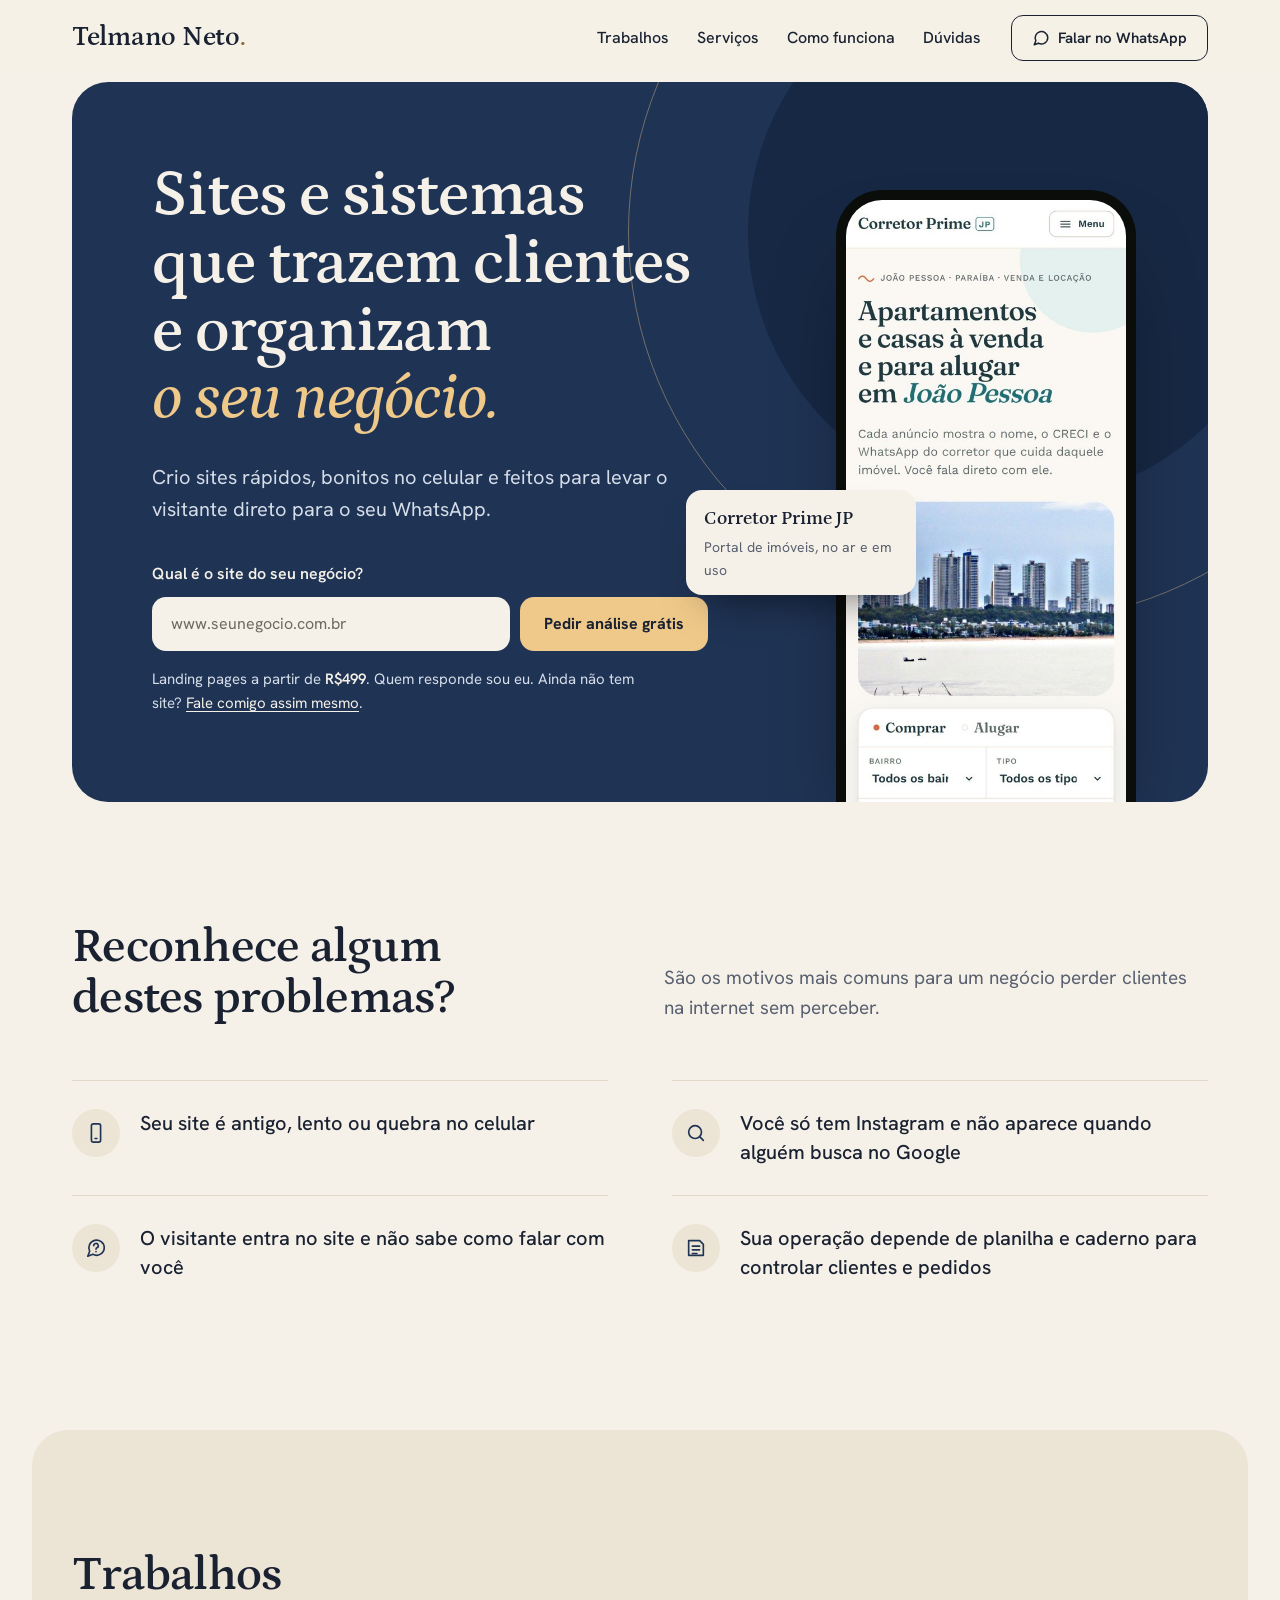
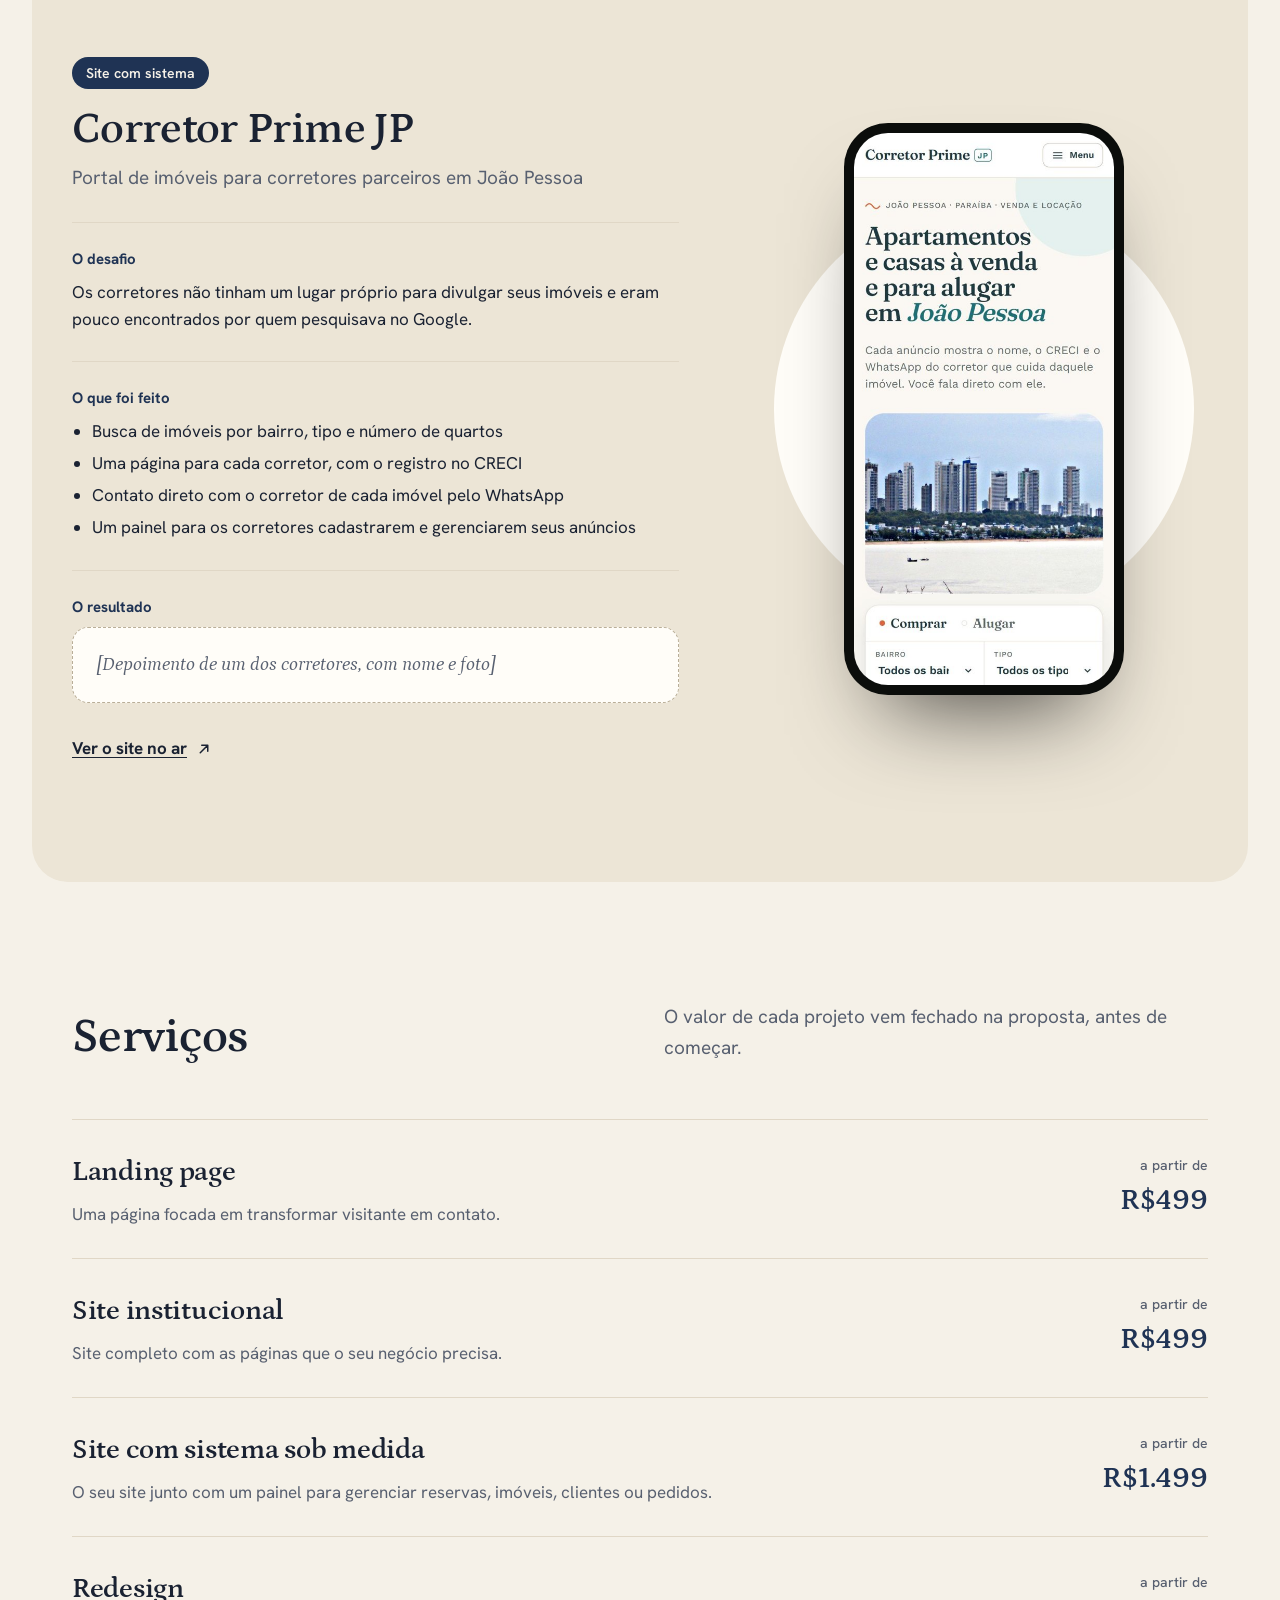
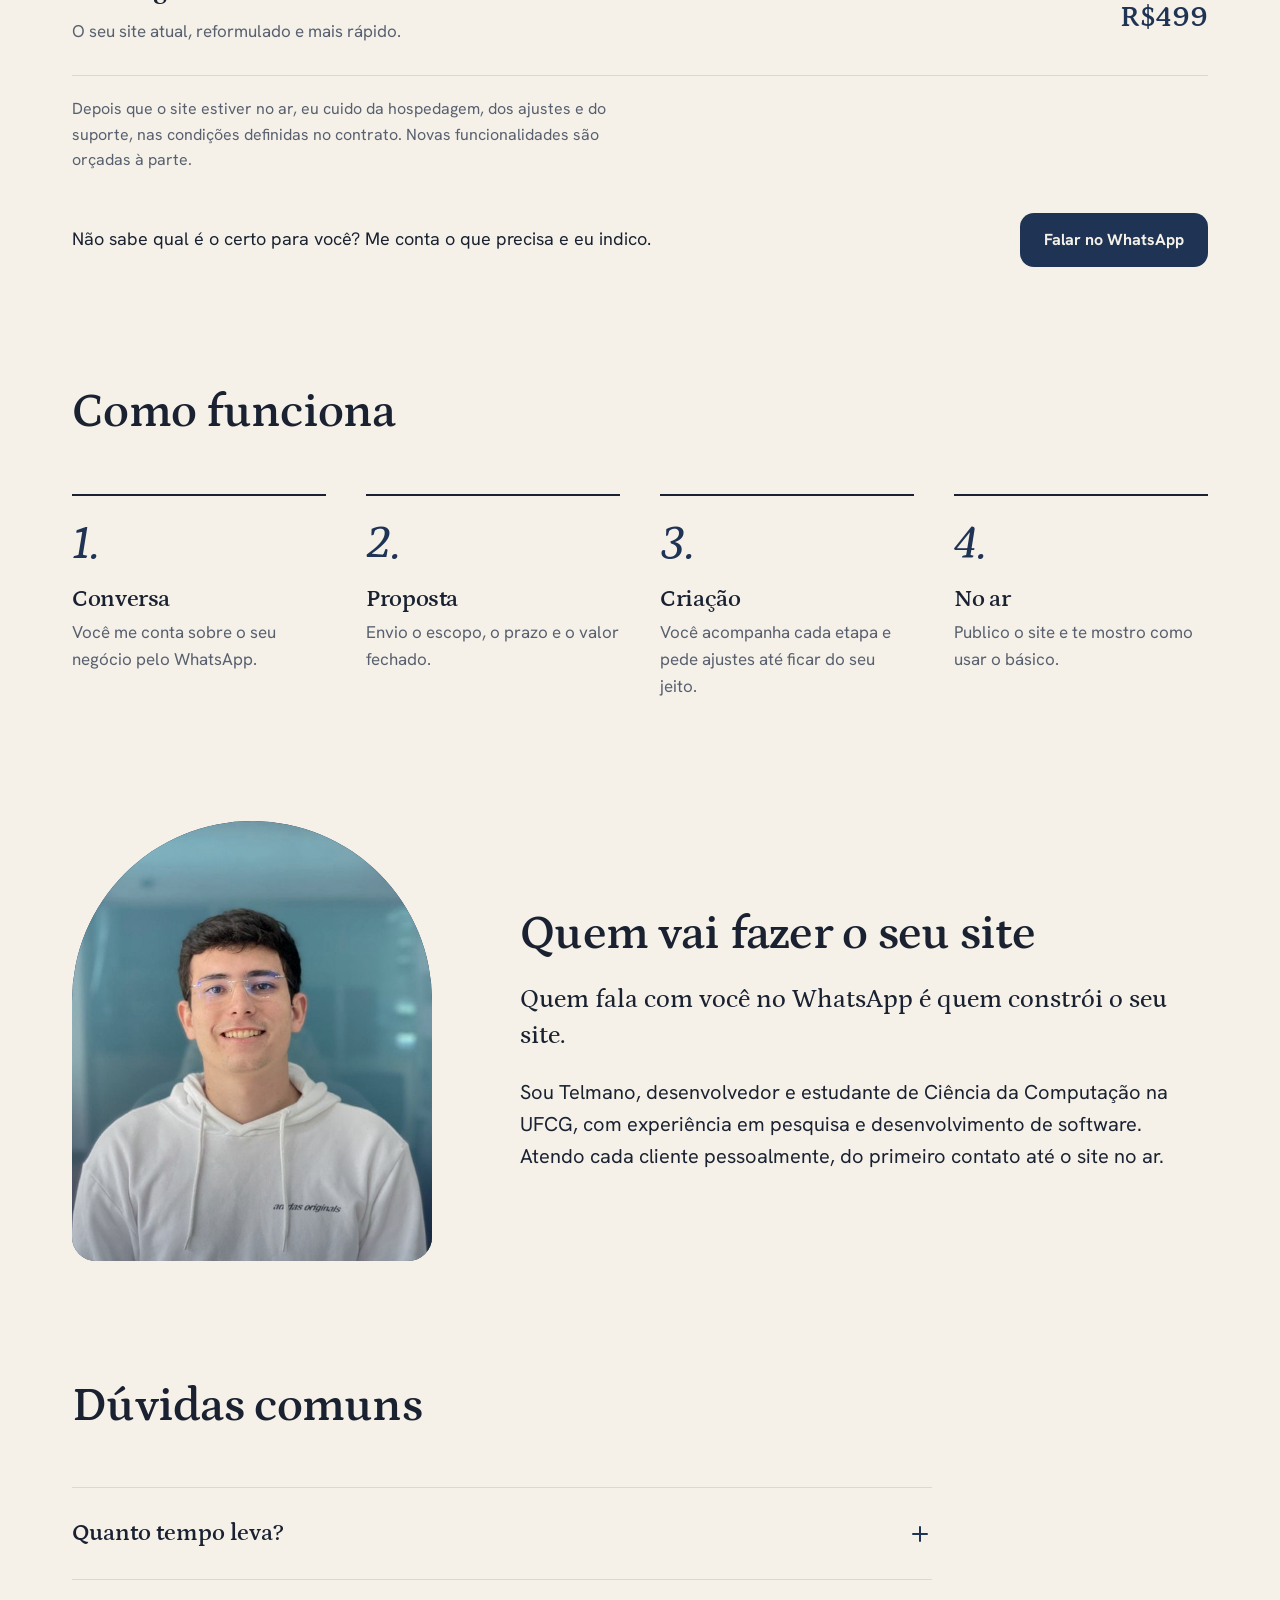
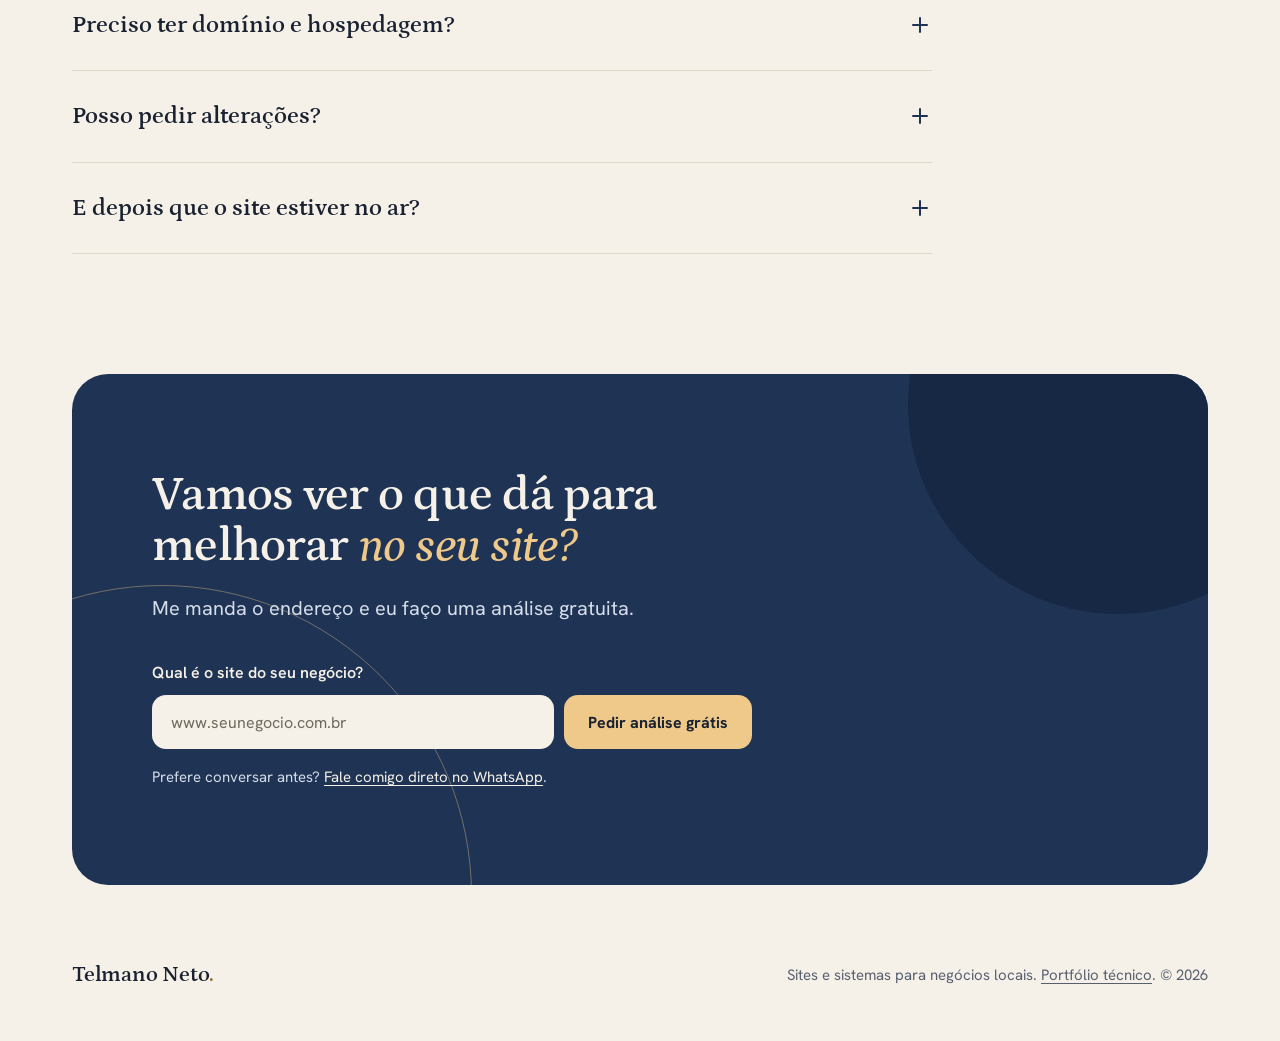
<file: index.html>
<!doctype html>
<html lang="pt-BR">
<head>
  <meta charset="utf-8">
  <meta name="viewport" content="width=device-width, initial-scale=1">
  <title>Telmano Neto | Sites e sistemas para negócios locais</title>
  <meta name="description" content="Sites rápidos, bonitos no celular e feitos para levar o visitante direto para o seu WhatsApp. Landing pages a partir de R$499.">
  <meta property="og:title" content="Telmano Neto | Sites e sistemas para negócios locais">
  <meta property="og:description" content="Sites rápidos, bonitos no celular e feitos para levar o visitante direto para o seu WhatsApp. Landing pages a partir de R$499.">
  <meta name="theme-color" content="#1F3354">
  <link rel="icon" type="image/png" sizes="32x32" href="/assets/favicon-32.png">
  <link rel="icon" type="image/svg+xml" href="/assets/favicon.svg">
  <link rel="apple-touch-icon" href="/assets/apple-touch-icon.png">
  <link rel="preconnect" href="https://fonts.googleapis.com">
  <link rel="preconnect" href="https://fonts.gstatic.com" crossorigin="anonymous">
  <link rel="stylesheet" href="https://fonts.googleapis.com/css2?family=Hanken+Grotesk:wght@400;500;600;700&amp;family=Petrona:ital,wght@0,500;0,600;1,500;1,600&amp;display=swap">
  <link rel="stylesheet" href="/css/clientes.css">
</head>
<body>
  <div class="pg">

    <header class="top">
      <div class="wrap top-in">
        <a class="word" href="#inicio">Telmano Neto<span>.</span></a>
        <nav class="nav" aria-label="Principal">
          <div class="nav-links">
            <a href="#trabalhos">Trabalhos</a>
            <a href="#servicos">Serviços</a>
            <a href="#como-funciona">Como funciona</a>
            <a href="#duvidas">Dúvidas</a>
          </div>
          <a class="btn-line" href="#" data-wa="direto" target="_blank" rel="noopener">
            <svg viewBox="0 0 24 24" fill="none" stroke="currentColor" stroke-width="2" stroke-linecap="round" stroke-linejoin="round" aria-hidden="true"><path d="M21 11.5a8.4 8.4 0 0 1-12.4 7.4L3 21l2.1-5.4A8.4 8.4 0 1 1 21 11.5z"></path></svg>
            <span><span class="btn-pre">Falar no </span>WhatsApp</span>
          </a>
        </nav>
      </div>
    </header>

    <main id="inicio">

      <section class="hero">
        <div class="wrap">
          <div class="panel">
            <span class="arc arc-line" aria-hidden="true"></span>
            <span class="arc arc-fill" aria-hidden="true"></span>
            <div class="hero-copy">
              <h1>Sites e sistemas que trazem clientes e organizam <em>o seu negócio.</em></h1>
              <p class="hero-lead">Crio sites rápidos, bonitos no celular e feitos para levar o visitante direto para o seu WhatsApp.</p>
              <div class="ask">
                <label for="site-hero">Qual é o site do seu negócio?</label>
                <div class="ask-row">
                  <input id="site-hero" type="text" inputmode="url" autocomplete="url" placeholder="www.seunegocio.com.br" data-site>
                  <a class="btn-solid" href="#" data-wa="analise" target="_blank" rel="noopener">Pedir análise grátis</a>
                </div>
                <p class="ask-note">Landing pages a partir de <b>R$499</b>. Quem responde sou eu. Ainda não tem site? <a href="#" data-wa="direto" target="_blank" rel="noopener">Fale comigo assim mesmo</a>.</p>
              </div>
            </div>
            <div class="device">
              <div class="phone"><div class="screen"><img src="/assets/corretor-mobile-long.jpg" alt="O site Corretor Prime JP rolando no celular, com a busca de imóveis e os anúncios"></div></div>
              <div class="tag"><b>Corretor Prime JP</b><span>Portal de imóveis, no ar e em uso</span></div>
            </div>
          </div>
        </div>
      </section>

      <section class="sec" aria-labelledby="t-probs">
        <div class="wrap">
          <div class="sec-head reveal">
            <h2 id="t-probs">Reconhece algum destes problemas?</h2>
            <p>São os motivos mais comuns para um negócio perder clientes na internet sem perceber.</p>
          </div>
          <ul class="probs reveal">
            <li><span class="ico"><svg viewBox="0 0 24 24" fill="none" stroke="currentColor" stroke-width="1.8" stroke-linecap="round" stroke-linejoin="round" aria-hidden="true"><rect x="7" y="2" width="10" height="20" rx="2"></rect><path d="M11 18h2"></path></svg></span>Seu site é antigo, lento ou quebra no celular</li>
            <li><span class="ico"><svg viewBox="0 0 24 24" fill="none" stroke="currentColor" stroke-width="1.8" stroke-linecap="round" stroke-linejoin="round" aria-hidden="true"><circle cx="11" cy="11" r="7"></circle><path d="m20 20-4-4"></path></svg></span>Você só tem Instagram e não aparece quando alguém busca no Google</li>
            <li><span class="ico"><svg viewBox="0 0 24 24" fill="none" stroke="currentColor" stroke-width="1.8" stroke-linecap="round" stroke-linejoin="round" aria-hidden="true"><path d="M21 11.5a8.4 8.4 0 0 1-12.4 7.4L3 21l2.1-5.4A8.4 8.4 0 1 1 21 11.5z"></path><path d="M9.5 9.5a2.5 2.5 0 1 1 3.5 2.3c-.6.3-1 .8-1 1.5"></path><path d="M12 16h.01"></path></svg></span>O visitante entra no site e não sabe como falar com você</li>
            <li><span class="ico"><svg viewBox="0 0 24 24" fill="none" stroke="currentColor" stroke-width="1.8" stroke-linecap="round" stroke-linejoin="round" aria-hidden="true"><path d="M4 4h12l4 4v12H4z"></path><path d="M8 10h8M8 14h8M8 18h5"></path></svg></span>Sua operação depende de planilha e caderno para controlar clientes e pedidos</li>
          </ul>
        </div>
      </section>

      <section class="sec works-sec" id="trabalhos" aria-labelledby="t-works">
        <div class="wrap">
          <div class="sec-head solo reveal">
            <h2 id="t-works">Trabalhos</h2>
          </div>
          <div class="works">

            <article class="case reveal">
              <div>
                <span class="case-kind">Site com sistema</span>
                <h3>Corretor Prime JP</h3>
                <p class="case-sum">Portal de imóveis para corretores parceiros em João Pessoa</p>
                <div class="case-block">
                  <h4>O desafio</h4>
                  <p>Os corretores não tinham um lugar próprio para divulgar seus imóveis e eram pouco encontrados por quem pesquisava no Google.</p>
                </div>
                <div class="case-block">
                  <h4>O que foi feito</h4>
                  <ul class="case-list">
                    <li>Busca de imóveis por bairro, tipo e número de quartos</li><li>Uma página para cada corretor, com o registro no CRECI</li><li>Contato direto com o corretor de cada imóvel pelo WhatsApp</li><li>Um painel para os corretores cadastrarem e gerenciarem seus anúncios</li>
                  </ul>
                </div>
                <div class="case-block">
                  <h4>O resultado</h4>
                  <p class="quote">[Depoimento de um dos corretores, com nome e foto]</p>
                </div>
                <a class="case-link" href="https://corretor-prime-jp.corretor-prime-jp.workers.dev/" target="_blank" rel="noopener">Ver o site no ar<svg viewBox="0 0 24 24" width="18" height="18" fill="none" stroke="currentColor" stroke-width="2" stroke-linecap="round" stroke-linejoin="round" aria-hidden="true"><path d="M7 17 17 7M9 7h8v8"></path></svg></a>
              </div>
              <div class="case-stage">
                <div class="phone"><div class="screen"><img src="/assets/corretor-mobile-long.jpg" alt="Corretor Prime JP rolando no celular"></div></div>
              </div>
            </article>
          </div>
        </div>
      </section>

      <section class="sec" id="servicos" aria-labelledby="t-svc">
        <div class="wrap">
          <div class="sec-head reveal">
            <h2 id="t-svc">Serviços</h2>
            <p>O valor de cada projeto vem fechado na proposta, antes de começar.</p>
          </div>
          <ul class="svc reveal">
            <li><span class="svc-name">Landing page</span><span class="svc-desc">Uma página focada em transformar visitante em contato.</span><span class="svc-price"><small>a partir de</small><span class="big">R$499</span></span></li>
            <li><span class="svc-name">Site institucional</span><span class="svc-desc">Site completo com as páginas que o seu negócio precisa.</span><span class="svc-price"><small>a partir de</small><span class="big">R$499</span></span></li>
            <li><span class="svc-name">Site com sistema sob medida</span><span class="svc-desc">O seu site junto com um painel para gerenciar reservas, imóveis, clientes ou pedidos.</span><span class="svc-price"><small>a partir de</small><span class="big">R$1.499</span></span></li>
            <li><span class="svc-name">Redesign</span><span class="svc-desc">O seu site atual, reformulado e mais rápido.</span><span class="svc-price"><small>a partir de</small><span class="big">R$499</span></span></li>
          </ul>
          <p class="svc-note reveal">Depois que o site estiver no ar, eu cuido da hospedagem, dos ajustes e do suporte, nas condições definidas no contrato. Novas funcionalidades são orçadas à parte.</p>
          <div class="svc-foot reveal">
            <p>Não sabe qual é o certo para você? Me conta o que precisa e eu indico.</p>
            <a class="btn-solid btn-dark" href="#" data-wa="direto" target="_blank" rel="noopener">Falar no WhatsApp</a>
          </div>
        </div>
      </section>

      <section class="sec sec-sem-topo" id="como-funciona" aria-labelledby="t-steps">
        <div class="wrap">
          <div class="sec-head solo reveal">
            <h2 id="t-steps">Como funciona</h2>
          </div>
          <ol class="steps reveal">
            <li><h3>Conversa</h3><p>Você me conta sobre o seu negócio pelo WhatsApp.</p></li>
            <li><h3>Proposta</h3><p>Envio o escopo, o prazo e o valor fechado.</p></li>
            <li><h3>Criação</h3><p>Você acompanha cada etapa e pede ajustes até ficar do seu jeito.</p></li>
            <li><h3>No ar</h3><p>Publico o site e te mostro como usar o básico.</p></li>
          </ol>
        </div>
      </section>

      <section class="sec sec-sem-topo" aria-labelledby="t-about">
        <div class="wrap about reveal">
          <div class="arch"><img src="/assets/telmano.jpg" alt="Telmano Neto sorrindo, de moletom branco"></div>
          <div class="about-text">
            <h2 id="t-about">Quem vai fazer o seu site</h2>
            <p class="lead-serif">Quem fala com você no WhatsApp é quem constrói o seu site.</p>
            <p>Sou Telmano, desenvolvedor e estudante de Ciência da Computação na UFCG, com experiência em pesquisa e desenvolvimento de software. Atendo cada cliente pessoalmente, do primeiro contato até o site no ar.</p>
          </div>
        </div>
      </section>

      <section class="sec sec-sem-topo" id="duvidas" aria-labelledby="t-faq">
        <div class="wrap">
          <div class="sec-head solo reveal">
            <h2 id="t-faq">Dúvidas comuns</h2>
          </div>
          <div class="faq reveal">
            <details><summary>Quanto tempo leva?<svg viewBox="0 0 24 24" fill="none" stroke="currentColor" stroke-width="2" stroke-linecap="round" aria-hidden="true"><path d="M12 5v14M5 12h14"></path></svg></summary><p>Depende do tamanho do projeto. O prazo fica definido na proposta, antes de começar.</p></details>
            <details><summary>Preciso ter domínio e hospedagem?<svg viewBox="0 0 24 24" fill="none" stroke="currentColor" stroke-width="2" stroke-linecap="round" aria-hidden="true"><path d="M12 5v14M5 12h14"></path></svg></summary><p>Não. Eu cuido disso para você.</p></details>
            <details><summary>Posso pedir alterações?<svg viewBox="0 0 24 24" fill="none" stroke="currentColor" stroke-width="2" stroke-linecap="round" aria-hidden="true"><path d="M12 5v14M5 12h14"></path></svg></summary><p>Sim. Durante a criação você acompanha cada etapa e pede ajustes até o site ficar do jeito que você gosta.</p></details>
            <details><summary>E depois que o site estiver no ar?<svg viewBox="0 0 24 24" fill="none" stroke="currentColor" stroke-width="2" stroke-linecap="round" aria-hidden="true"><path d="M12 5v14M5 12h14"></path></svg></summary><p>Eu continuo cuidando dele, com hospedagem, ajustes e suporte. As condições ficam definidas no contrato, de acordo com o tipo de site, e funcionalidades novas são orçadas à parte.</p></details>
          </div>
        </div>
      </section>

      <section class="end" aria-labelledby="t-end">
        <div class="wrap">
          <div class="panel reveal">
            <span class="arc arc-line" aria-hidden="true"></span>
            <span class="arc arc-fill" aria-hidden="true"></span>
            <h2 id="t-end">Vamos ver o que dá para melhorar <em>no seu site?</em></h2>
            <p class="end-lead">Me manda o endereço e eu faço uma análise gratuita.</p>
            <div class="ask">
              <label for="site-end">Qual é o site do seu negócio?</label>
              <div class="ask-row">
                <input id="site-end" type="text" inputmode="url" autocomplete="url" placeholder="www.seunegocio.com.br" data-site>
                <a class="btn-solid" href="#" data-wa="analise" target="_blank" rel="noopener">Pedir análise grátis</a>
              </div>
              <p class="ask-note">Prefere conversar antes? <a href="#" data-wa="direto" target="_blank" rel="noopener">Fale comigo direto no WhatsApp</a>.</p>
            </div>
          </div>
        </div>
      </section>

    </main>

    <footer class="foot">
      <div class="wrap foot-in">
        <a class="word" href="#inicio">Telmano Neto<span>.</span></a>
        <span>Sites e sistemas para negócios locais. <a class="link-discreto" href="https://portfolio.telmanoneto.com.br/">Portfólio técnico</a>. © 2026</span>
      </div>
    </footer>

  </div>
  <script src="/js/clientes.js"></script>
</body>
</html>
</file>
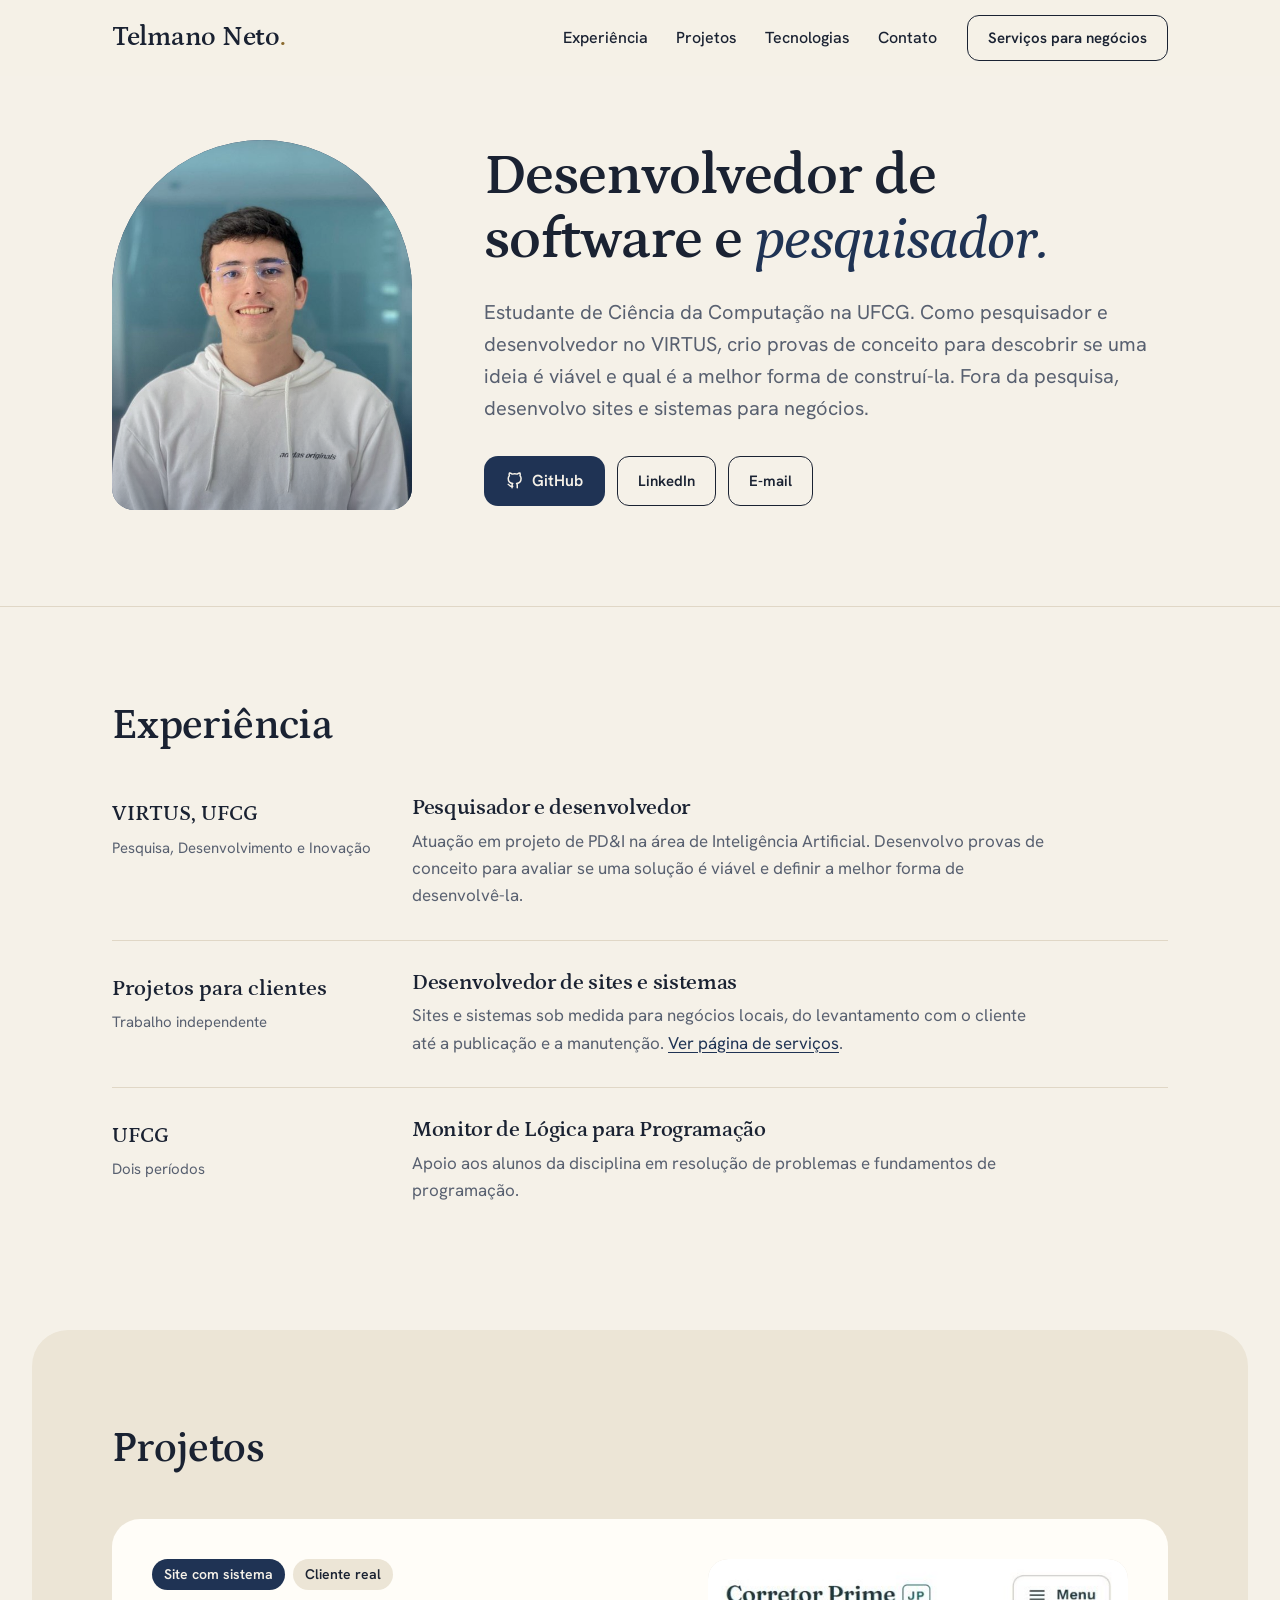
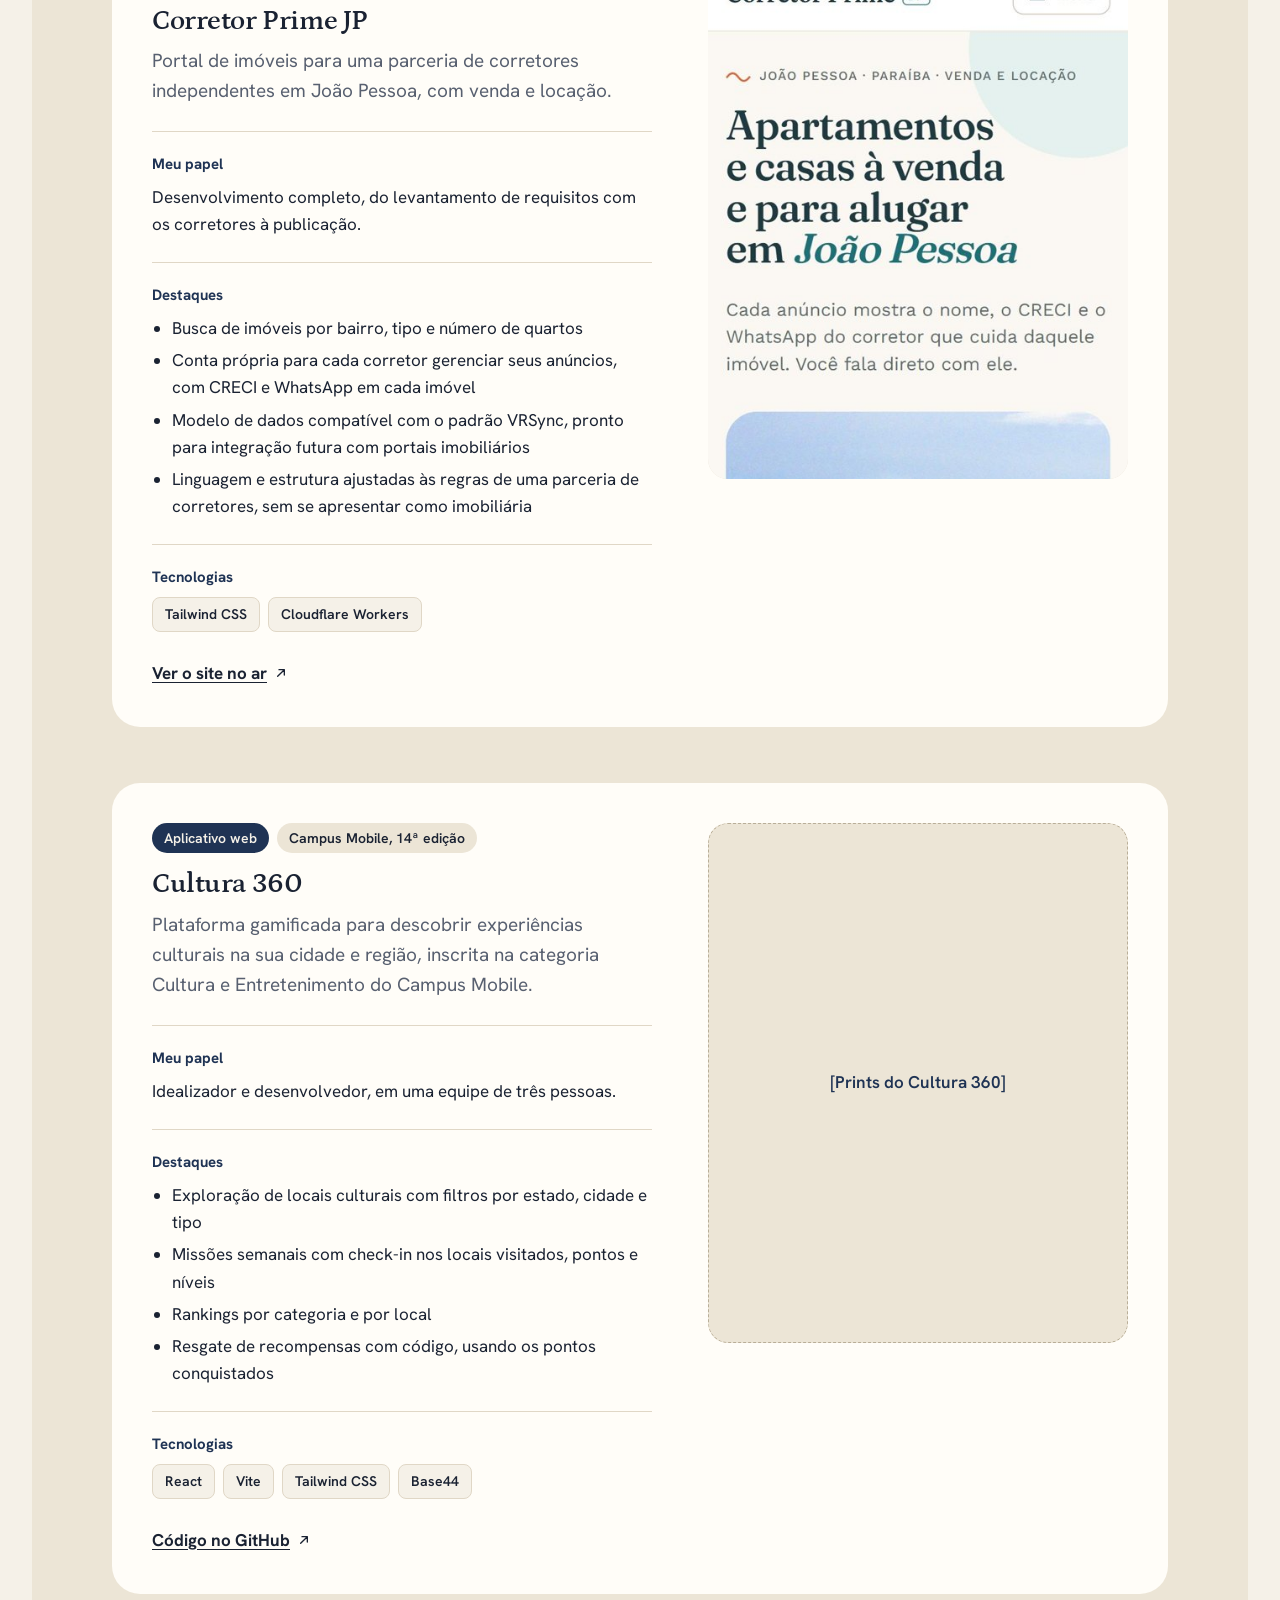
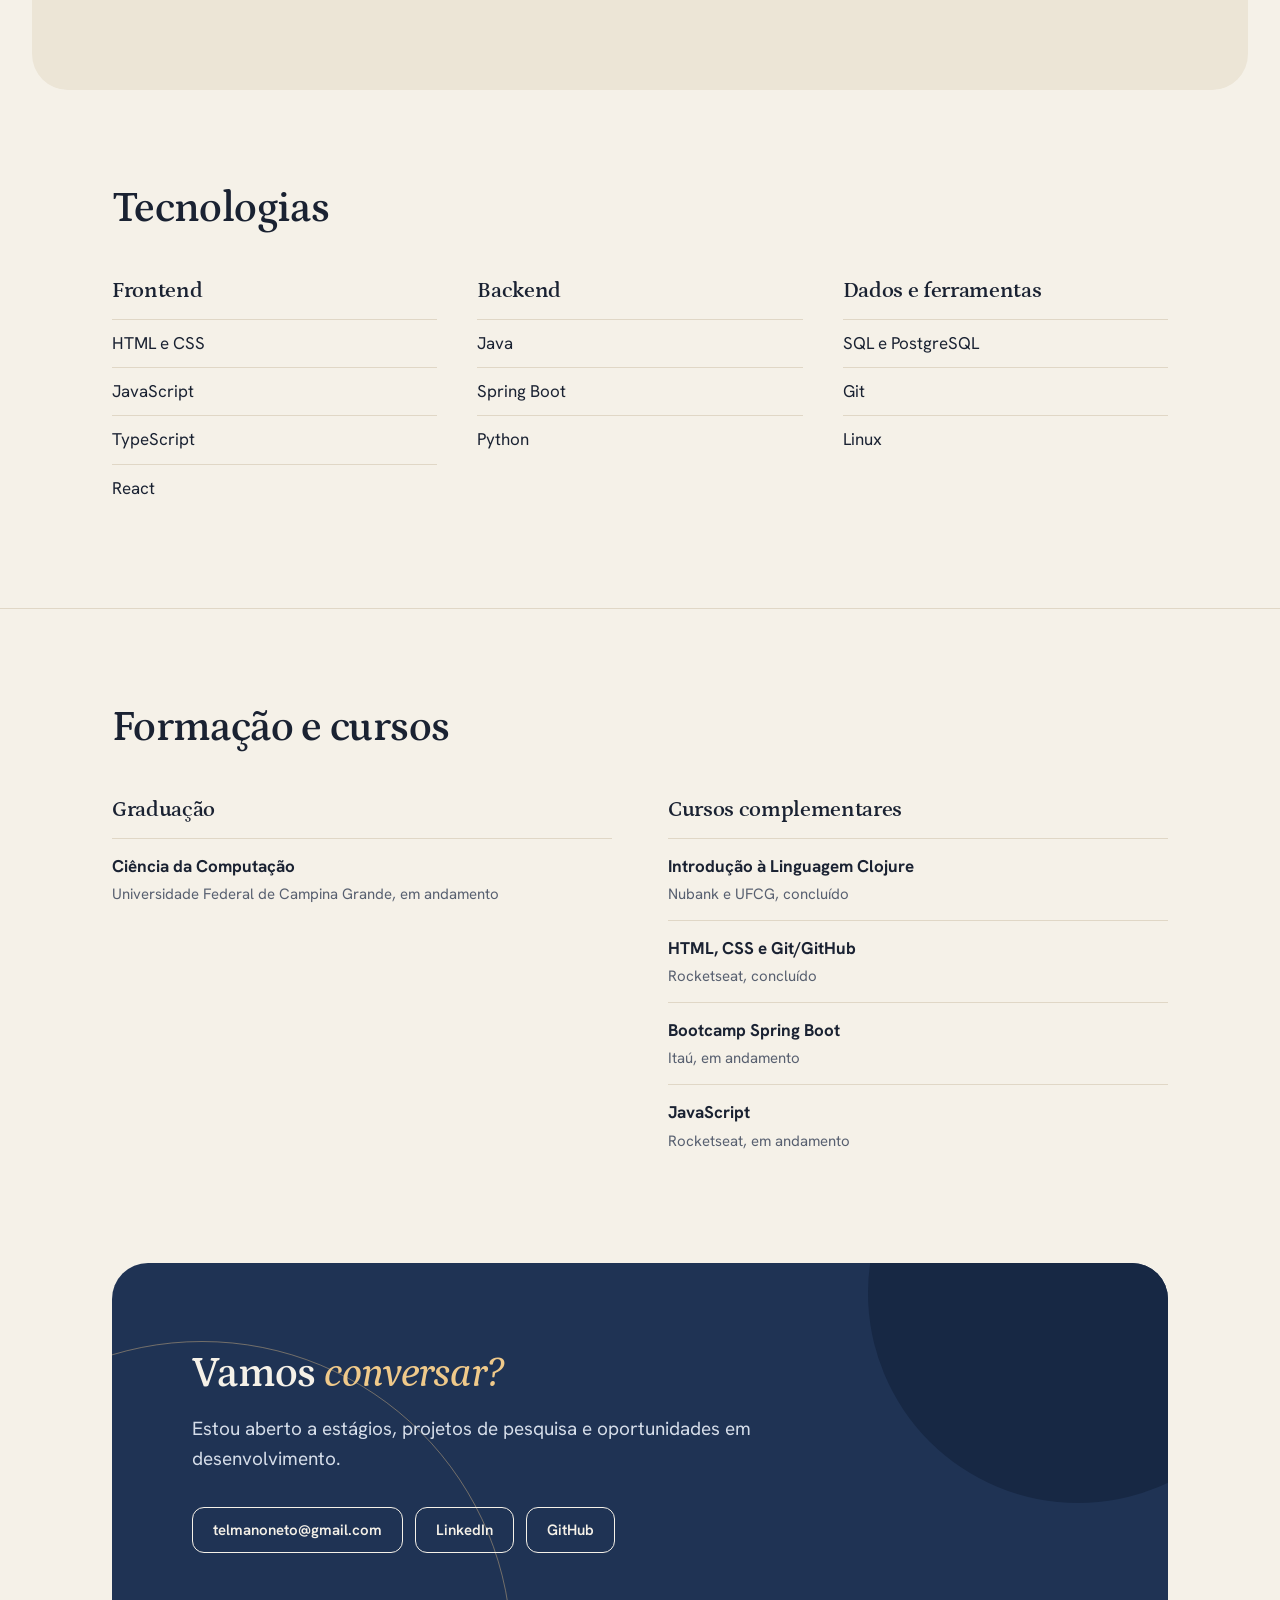
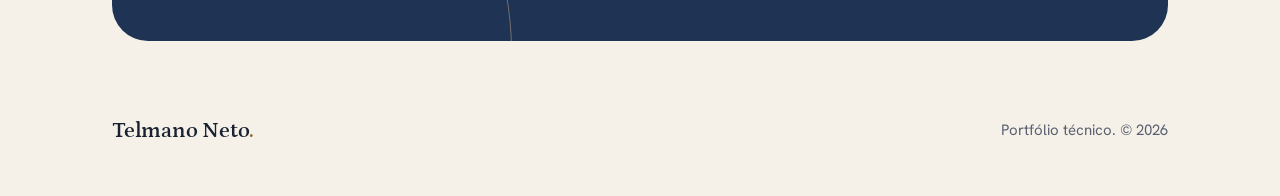
<file: portfolio/index.html>
<!doctype html>
<html lang="pt-BR">
<head>
  <meta charset="utf-8">
  <meta name="viewport" content="width=device-width, initial-scale=1">
  <title>Telmano Neto | Portfólio técnico</title>
  <meta name="description" content="Desenvolvedor de software e pesquisador. Estudante de Ciência da Computação na UFCG.">
  <meta property="og:title" content="Telmano Neto | Portfólio técnico">
  <meta property="og:description" content="Desenvolvedor de software e pesquisador. Estudante de Ciência da Computação na UFCG.">
  <meta name="theme-color" content="#1F3354">
  <link rel="icon" type="image/png" sizes="32x32" href="/assets/favicon-32.png">
  <link rel="icon" type="image/svg+xml" href="/assets/favicon.svg">
  <link rel="apple-touch-icon" href="/assets/apple-touch-icon.png">
  <link rel="preconnect" href="https://fonts.googleapis.com">
  <link rel="preconnect" href="https://fonts.gstatic.com" crossorigin="anonymous">
  <link rel="stylesheet" href="https://fonts.googleapis.com/css2?family=Hanken+Grotesk:wght@400;500;600;700&amp;family=Petrona:ital,wght@0,500;0,600;1,500;1,600&amp;display=swap">
  <link rel="stylesheet" href="/css/portfolio.css">
</head>
<body>
  <div class="pf">

    <header class="top">
      <div class="wrap top-in">
        <a class="word" href="https://www.telmanoneto.com.br/">Telmano Neto<span>.</span></a>
        <nav class="nav" aria-label="Principal">
          <div class="nav-links">
            <a href="#experiencia">Experiência</a>
            <a href="#projetos">Projetos</a>
            <a href="#tecnologias">Tecnologias</a>
            <a href="#contato">Contato</a>
          </div>
          <a class="btn-line" href="https://www.telmanoneto.com.br/"><span><span class="btn-pre">Serviços para </span>negócios</span></a>
        </nav>
      </div>
    </header>

    <main>

      <section class="intro">
        <div class="wrap intro-grid">
          <div class="arch"><img src="/assets/telmano.jpg" alt="Telmano Neto sorrindo, de moletom branco"></div>
          <div>
            <h1>Desenvolvedor de software e <em>pesquisador.</em></h1>
            <p class="intro-lead">Estudante de Ciência da Computação na UFCG. Como pesquisador e desenvolvedor no VIRTUS, crio provas de conceito para descobrir se uma ideia é viável e qual é a melhor forma de construí-la. Fora da pesquisa, desenvolvo sites e sistemas para negócios.</p>
            <div class="links">
              <a class="btn-dark" href="https://github.com/TelmanoNeto" target="_blank" rel="noopener"><svg viewBox="0 0 24 24" fill="none" stroke="currentColor" stroke-width="2" stroke-linecap="round" stroke-linejoin="round" aria-hidden="true"><path d="M9 19c-4 1.5-4-2-6-2.5M15 21v-3.5a3 3 0 0 0-.9-2.3c3-.3 6-1.5 6-6.6a5.2 5.2 0 0 0-1.4-3.6 4.8 4.8 0 0 0-.1-3.6s-1.1-.3-3.7 1.4a12.7 12.7 0 0 0-6.6 0C5.7 1.1 4.6 1.4 4.6 1.4a4.8 4.8 0 0 0-.1 3.6A5.2 5.2 0 0 0 3 8.6c0 5.1 3 6.3 6 6.6a3 3 0 0 0-.9 2.3V21"></path></svg>GitHub</a>
              <a class="btn-line" href="https://linkedin.com/in/telmano-leite-japiass%C3%BA-neto-867205284" target="_blank" rel="noopener">LinkedIn</a>
              <a class="btn-line" href="mailto:telmanoneto@gmail.com">E-mail</a>
            </div>
          </div>
        </div>
      </section>

      <section class="sec" id="experiencia" aria-labelledby="t-xp">
        <div class="wrap">
          <h2 id="t-xp" class="sec-title">Experiência</h2>
          <ul class="xp">
            <li>
              <div class="xp-where"><b>VIRTUS, UFCG</b><span>Pesquisa, Desenvolvimento e Inovação</span></div>
              <div class="xp-what"><h3>Pesquisador e desenvolvedor</h3><p>Atuação em projeto de PD&amp;I na área de Inteligência Artificial. Desenvolvo provas de conceito para avaliar se uma solução é viável e definir a melhor forma de desenvolvê-la.</p></div>
            </li>
            <li>
              <div class="xp-where"><b>Projetos para clientes</b><span>Trabalho independente</span></div>
              <div class="xp-what"><h3>Desenvolvedor de sites e sistemas</h3><p>Sites e sistemas sob medida para negócios locais, do levantamento com o cliente até a publicação e a manutenção. <a href="https://www.telmanoneto.com.br/">Ver página de serviços</a>.</p></div>
            </li>
            <li>
              <div class="xp-where"><b>UFCG</b><span>Dois períodos</span></div>
              <div class="xp-what"><h3>Monitor de Lógica para Programação</h3><p>Apoio aos alunos da disciplina em resolução de problemas e fundamentos de programação.</p></div>
            </li>
          </ul>
        </div>
      </section>

      <section class="sec proj-sec" id="projetos" aria-labelledby="t-proj">
        <div class="wrap">
          <h2 id="t-proj" class="sec-title">Projetos</h2>
          <div class="projs">

            <article class="proj">
              <div>
                <div class="proj-meta"><span class="chip">Site com sistema</span><span class="chip chip-soft">Cliente real</span></div>
                <h3>Corretor Prime JP</h3>
                <p class="proj-sum">Portal de imóveis para uma parceria de corretores independentes em João Pessoa, com venda e locação.</p>
                <div class="proj-block">
                  <h4>Meu papel</h4>
                  <p>Desenvolvimento completo, do levantamento de requisitos com os corretores à publicação.</p>
                </div>
                <div class="proj-block">
                  <h4>Destaques</h4>
                  <ul class="proj-list"><li>Busca de imóveis por bairro, tipo e número de quartos</li><li>Conta própria para cada corretor gerenciar seus anúncios, com CRECI e WhatsApp em cada imóvel</li><li>Modelo de dados compatível com o padrão VRSync, pronto para integração futura com portais imobiliários</li><li>Linguagem e estrutura ajustadas às regras de uma parceria de corretores, sem se apresentar como imobiliária</li></ul>
                </div>
                <div class="proj-block">
                  <h4>Tecnologias</h4>
                  <div class="stack"><span>Tailwind CSS</span><span>Cloudflare Workers</span></div>
                </div>
                <div class="proj-links"><a href="https://corretor-prime-jp.corretor-prime-jp.workers.dev/" target="_blank" rel="noopener">Ver o site no ar<svg viewBox="0 0 24 24" width="16" height="16" fill="none" stroke="currentColor" stroke-width="2" stroke-linecap="round" stroke-linejoin="round" aria-hidden="true"><path d="M7 17 17 7M9 7h8v8"></path></svg></a></div>
              </div>
              <div class="proj-img">
                <img src="/assets/corretor-mobile-long.jpg" alt="Corretor Prime JP aberto no celular">

              </div>
            </article>

            <article class="proj">
              <div>
                <div class="proj-meta"><span class="chip">Aplicativo web</span><span class="chip chip-soft">Campus Mobile, 14ª edição</span></div>
                <h3>Cultura 360</h3>
                <p class="proj-sum">Plataforma gamificada para descobrir experiências culturais na sua cidade e região, inscrita na categoria Cultura e Entretenimento do Campus Mobile.</p>
                <div class="proj-block">
                  <h4>Meu papel</h4>
                  <p>Idealizador e desenvolvedor, em uma equipe de três pessoas.</p>
                </div>
                <div class="proj-block">
                  <h4>Destaques</h4>
                  <ul class="proj-list"><li>Exploração de locais culturais com filtros por estado, cidade e tipo</li><li>Missões semanais com check-in nos locais visitados, pontos e níveis</li><li>Rankings por categoria e por local</li><li>Resgate de recompensas com código, usando os pontos conquistados</li></ul>
                </div>
                <div class="proj-block">
                  <h4>Tecnologias</h4>
                  <div class="stack"><span>React</span><span>Vite</span><span>Tailwind CSS</span><span>Base44</span></div>
                </div>
                <div class="proj-links"><a href="https://github.com/TelmanoNeto/cultura-360" target="_blank" rel="noopener">Código no GitHub<svg viewBox="0 0 24 24" width="16" height="16" fill="none" stroke="currentColor" stroke-width="2" stroke-linecap="round" stroke-linejoin="round" aria-hidden="true"><path d="M7 17 17 7M9 7h8v8"></path></svg></a></div>
              </div>
              <div class="proj-img">

                <div class="proj-ph">[Prints do Cultura 360]</div>
              </div>
            </article>
          </div>
        </div>
      </section>

      <section class="sec sem-borda" id="tecnologias" aria-labelledby="t-tech">
        <div class="wrap">
          <h2 id="t-tech" class="sec-title">Tecnologias</h2>
          <div class="tech">
            <div><h3>Frontend</h3><ul><li>HTML e CSS</li><li>JavaScript</li><li>TypeScript</li><li>React</li></ul></div>
            <div><h3>Backend</h3><ul><li>Java</li><li>Spring Boot</li><li>Python</li></ul></div>
            <div><h3>Dados e ferramentas</h3><ul><li>SQL e PostgreSQL</li><li>Git</li><li>Linux</li></ul></div>
          </div>
        </div>
      </section>

      <section class="sec" aria-labelledby="t-edu">
        <div class="wrap">
          <h2 id="t-edu" class="sec-title">Formação e cursos</h2>
          <div class="edu">
            <div><h3>Graduação</h3><ul><li><b>Ciência da Computação</b><span>Universidade Federal de Campina Grande, em andamento</span></li></ul></div>
            <div><h3>Cursos complementares</h3><ul>
                <li><b>Introdução à Linguagem Clojure</b><span>Nubank e UFCG, concluído</span></li>
                <li><b>HTML, CSS e Git/GitHub</b><span>Rocketseat, concluído</span></li>
                <li><b>Bootcamp Spring Boot</b><span>Itaú, em andamento</span></li>
                <li><b>JavaScript</b><span>Rocketseat, em andamento</span></li>
              </ul></div>
          </div>
        </div>
      </section>

      <section class="end" id="contato" aria-labelledby="t-end">
        <div class="wrap">
          <div class="panel">
            <span class="arc arc-line" aria-hidden="true"></span>
            <span class="arc arc-fill" aria-hidden="true"></span>
            <h2 id="t-end">Vamos <em>conversar?</em></h2>
            <p>Estou aberto a estágios, projetos de pesquisa e oportunidades em desenvolvimento.</p>
            <div class="links">
              <a class="btn-line" href="mailto:telmanoneto@gmail.com">telmanoneto@gmail.com</a>
              <a class="btn-line" href="https://linkedin.com/in/telmano-leite-japiass%C3%BA-neto-867205284" target="_blank" rel="noopener">LinkedIn</a>
              <a class="btn-line" href="https://github.com/TelmanoNeto" target="_blank" rel="noopener">GitHub</a>
            </div>
          </div>
        </div>
      </section>

    </main>

    <footer class="foot">
      <div class="wrap foot-in">
        <a class="word" href="https://www.telmanoneto.com.br/">Telmano Neto<span>.</span></a>
        <span>Portfólio técnico. © 2026</span>
      </div>
    </footer>

  </div>

</body>
</html>
</file>
<file: css/clientes.css>
/* Base: cores, tipografia e elementos gerais ================== */

body {
  margin: 0;
}

.pg {
  --paper: #F5F1E8;
  --paper-2: #ECE5D6;
  --card: #FFFDF8;
  --ink: #1A2232;
  --muted: #586070;
  --line: #E0D7C6;
  --marinho: #1F3354;
  --marinho-deep: #172844;
  --areia: #EFC98A;
  --soft: #D5DDE9;
  --dot: #8A6A2E;
  font-family: 'Hanken Grotesk',system-ui,sans-serif;
  color: var(--ink);
  background: var(--paper);
  font-size: 17px;
  line-height: 1.6;
  -webkit-font-smoothing: antialiased;
  overflow-x: clip;
}

.pg * {
  box-sizing: border-box;
}

.pg ::selection {
  background: var(--areia);
  color: var(--ink);
}

.pg a {
  color: var(--marinho);
  text-underline-offset: 3px;
}

.pg a:hover {
  color: var(--marinho-deep);
}

.pg :focus-visible {
  outline: 2.5px solid var(--dot);
  outline-offset: 3px;
  border-radius: 8px;
}

.wrap {
  max-width: 1200px;
  margin: 0 auto;
  padding: 0 32px;
}

.serif {
  font-family: 'Petrona',Georgia,serif;
}

.pg h1, .pg h2, .pg h3 {
  margin: 0;
  font-family: 'Petrona',Georgia,serif;
  font-weight: 600;
  line-height: 1.06;
  letter-spacing: -0.015em;
  text-wrap: balance;
}

.pg h1 {
  font-size: clamp(40px,5vw,68px);
}

.pg h2 {
  font-size: clamp(32px,3.8vw,48px);
}

.pg h3 {
  font-size: 26px;
}

.pg em {
  font-style: italic;
  font-weight: 500;
}

.pg p {
  margin: 0;
  max-width: 62ch;
}


/* Cabeçalho, navegação e botões =============================== */

.top {
  position: sticky;
  top: 0;
  z-index: 20;
  background: rgba(245,241,232,.92);
  backdrop-filter: saturate(1.3) blur(10px);
}

.top-in {
  display: flex;
  justify-content: space-between;
  align-items: center;
  gap: 20px;
  min-height: 76px;
}

.pg .word {
  font-family: 'Petrona',Georgia,serif;
  font-weight: 600;
  font-size: 27px;
  letter-spacing: -0.01em;
  color: var(--ink);
  text-decoration: none;
  white-space: nowrap;
}

.word span {
  color: var(--dot);
}

.nav {
  display: flex;
  align-items: center;
  gap: 30px;
}

.nav-links {
  display: flex;
  gap: 28px;
}

.pg .nav-links a {
  color: var(--ink);
  text-decoration: none;
  font-weight: 500;
  font-size: 16px;
  padding: 10px 0;
  position: relative;
}

.pg .nav-links a::after {
  content: "";
  position: absolute;
  left: 0;
  right: 0;
  bottom: 4px;
  height: 1.5px;
  background: currentColor;
  transform: scaleX(0);
  transform-origin: left;
  transition: transform .25s ease;
}

.pg .nav-links a:hover::after {
  transform: scaleX(1);
}

.pg .btn-line {
  display: inline-flex;
  align-items: center;
  gap: 8px;
  min-height: 46px;
  padding: 0 20px;
  border-radius: 12px;
  border: 1.5px solid var(--ink);
  color: var(--ink);
  font-weight: 600;
  font-size: 15px;
  text-decoration: none;
  white-space: nowrap;
  transition: background .2s ease,color .2s ease;
}

.pg .btn-line:hover {
  background: var(--ink);
  color: var(--paper);
}

.btn-line svg, .btn-solid svg {
  width: 18px;
  height: 18px;
  flex: none;
}

.pg .btn-solid {
  display: inline-flex;
  align-items: center;
  justify-content: center;
  gap: 10px;
  min-height: 54px;
  padding: 0 24px;
  border-radius: 14px;
  background: var(--areia);
  color: var(--ink);
  font-weight: 700;
  font-size: 16px;
  text-decoration: none;
  white-space: nowrap;
  transition: transform .2s ease,background .2s ease;
}

.pg .btn-solid:hover {
  background: #F5D7A4;
  color: var(--ink);
  transform: translateY(-1px);
}

.pg .btn-dark {
  background: var(--marinho);
  color: var(--paper);
}

.pg .btn-dark:hover {
  background: var(--marinho-deep);
  color: var(--paper);
}


/* Painel verde com arcos decorativos ========================== */

.panel {
  position: relative;
  border-radius: 36px;
  background: var(--marinho);
  color: var(--paper);
  overflow: hidden;
  isolation: isolate;
}

.arc {
  position: absolute;
  border-radius: 50%;
  pointer-events: none;
  z-index: -1;
}

.arc-line {
  border: 1.5px solid var(--areia);
  opacity: .4;
}

.arc-fill {
  background: var(--marinho-deep);
}


/* Hero e campo de análise do site ============================= */

.hero {
  padding: 6px 0 0;
}

.hero .panel {
  display: grid;
  grid-template-columns: minmax(0,1fr) 380px;
  gap: 48px;
  padding: 80px 72px 0 80px;
  min-height: 720px;
}

.hero .arc-line {
  width: 780px;
  height: 780px;
  right: -200px;
  top: -240px;
}

.hero .arc-fill {
  width: 540px;
  height: 540px;
  right: -80px;
  top: -120px;
}

.hero-copy {
  padding-bottom: 80px;
}

.hero h1 {
  color: var(--paper);
}

.hero h1 em {
  color: var(--areia);
}

.pg .hero-lead {
  margin-top: 28px;
  font-size: 20px;
  color: var(--soft);
  max-width: 31em;
}

.ask {
  margin-top: 36px;
  max-width: 600px;
}

.ask label {
  display: block;
  font-weight: 600;
  font-size: 16px;
  margin-bottom: 10px;
  color: var(--paper);
}

.ask-row {
  display: flex;
  gap: 10px;
  flex-wrap: wrap;
}

.ask input {
  flex: 1 1 240px;
  min-width: 0;
  min-height: 54px;
  border-radius: 14px;
  border: 1.5px solid transparent;
  padding: 0 18px;
  font: inherit;
  font-size: 16px;
  background: var(--paper);
  color: var(--ink);
}

.ask input::placeholder {
  color: #6E695E;
}

.ask input:focus-visible {
  outline: 2.5px solid var(--areia);
  outline-offset: 2px;
}

.pg .ask-note {
  margin-top: 16px;
  font-size: 15px;
  color: var(--soft);
}

.ask-note b {
  color: var(--paper);
  font-weight: 600;
}

.pg .ask-note a {
  color: var(--paper);
}

.pg .ask-note a:hover {
  color: var(--areia);
}


/* Celular com o site rolando ================================== */

.device {
  position: relative;
  align-self: end;
  justify-self: end;
  width: 300px;
}

.phone {
  width: 300px;
  height: 612px;
  border-radius: 46px 46px 0 0;
  background: #0B0D0B;
  padding: 10px 10px 0;
  box-shadow: 0 50px 90px -40px rgba(0,0,0,.7);
}

.screen {
  width: 100%;
  height: 100%;
  border-radius: 36px 36px 0 0;
  overflow: hidden;
  background: #FBF8F3;
}

.screen img {
  display: block;
  width: 100%;
  height: auto;
}

.tag {
  position: absolute;
  left: -150px;
  top: 300px;
  padding: 14px 18px;
  border-radius: 16px;
  background: var(--paper);
  color: var(--ink);
  box-shadow: 0 24px 44px -24px rgba(0,0,0,.6);
  display: flex;
  flex-direction: column;
  gap: 2px;
  width: 230px;
}

.tag b {
  font-family: 'Petrona',Georgia,serif;
  font-size: 19px;
  font-weight: 600;
}

.tag span {
  font-size: 14px;
  color: var(--muted);
}


/* Seções ====================================================== */

.sec {
  padding: 120px 0;
}

.sec-head {
  display: grid;
  grid-template-columns: minmax(0,1fr) minmax(0,1fr);
  gap: 48px;
  align-items: end;
  margin-bottom: 56px;
}

.sec-head p {
  color: var(--muted);
  font-size: 19px;
}

.sec-head.solo {
  grid-template-columns: minmax(0,1fr);
}

.sec.sec-sem-topo {
  padding-top: 0;
}


/* Problemas =================================================== */

.probs {
  list-style: none;
  margin: 0;
  padding: 0;
  display: grid;
  grid-template-columns: repeat(2,minmax(0,1fr));
  gap: 0 64px;
  counter-reset: none;
}

.probs li {
  display: flex;
  gap: 20px;
  align-items: flex-start;
  padding: 28px 0;
  border-top: 1px solid var(--line);
  font-size: 20px;
  font-weight: 500;
  line-height: 1.45;
}

.ico {
  flex: none;
  width: 48px;
  height: 48px;
  border-radius: 50%;
  background: var(--paper-2);
  display: grid;
  place-items: center;
  color: var(--marinho);
}

.ico svg {
  width: 22px;
  height: 22px;
}


/* Trabalhos (estudos de caso) ================================= */

.works-sec {
  background: var(--paper-2);
  border-radius: 36px;
  margin: 0 32px;
}

.works {
  display: flex;
  flex-direction: column;
  gap: 96px;
}

.case {
  display: grid;
  grid-template-columns: minmax(0,1.15fr) minmax(0,.85fr);
  gap: 80px;
  align-items: center;
}

.case-kind {
  display: inline-flex;
  padding: 5px 14px;
  border-radius: 999px;
  background: var(--marinho);
  color: var(--paper);
  font-size: 14px;
  font-weight: 600;
  margin-bottom: 18px;
}

.case h3 {
  font-size: clamp(32px,3.4vw,44px);
}

.pg .case-sum {
  margin-top: 10px;
  font-size: 19px;
  color: var(--muted);
}

.case-block {
  margin-top: 28px;
  padding-top: 24px;
  border-top: 1px solid var(--line);
}

.case-block h4 {
  margin: 0 0 8px;
  font-size: 15px;
  font-weight: 700;
  color: var(--marinho);
}

.case-list {
  margin: 0;
  padding-left: 20px;
}

.case-list li {
  margin: 5px 0;
}

.quote {
  padding: 22px 24px;
  border-radius: 16px;
  background: var(--card);
  border: 1.5px dashed #B9AE98;
  color: var(--muted);
  font-family: 'Petrona',Georgia,serif;
  font-style: italic;
  font-size: 19px;
}

.pg .case-link {
  display: inline-flex;
  align-items: center;
  gap: 8px;
  margin-top: 32px;
  font-weight: 700;
  color: var(--ink);
}

.case-stage {
  position: relative;
  display: grid;
  place-items: center;
  padding: 48px 0;
}

.case-stage::before {
  content: "";
  position: absolute;
  width: 420px;
  height: 420px;
  border-radius: 50%;
  background: var(--card);
  z-index: 0;
}

.case-stage .phone {
  position: relative;
  z-index: 1;
  width: 280px;
  height: 572px;
  border-radius: 44px;
  padding: 10px;
}

.case-stage .screen {
  border-radius: 34px;
}


/* Serviços e preços =========================================== */

.svc {
  list-style: none;
  margin: 0;
  padding: 0;
  border-bottom: 1px solid var(--line);
}

.svc li {
  display: grid;
  grid-template-columns: minmax(0,1fr) auto;
  gap: 6px 48px;
  align-items: center;
  padding: 30px 0;
  border-top: 1px solid var(--line);
}

.svc-name {
  font-family: 'Petrona',Georgia,serif;
  font-size: 28px;
  font-weight: 600;
  letter-spacing: -0.01em;
  transition: color .25s ease;
}

.svc li:hover .svc-name {
  color: var(--marinho);
}

.svc-desc {
  grid-column: 1;
  color: var(--muted);
}

.svc-price {
  grid-column: 2;
  grid-row: 1 / span 2;
  text-align: right;
  font-weight: 600;
  font-size: 17px;
  white-space: nowrap;
  transition: transform .25s ease;
}

.svc li:hover .svc-price {
  transform: translateX(-6px);
}

.svc-price small {
  display: block;
  font-size: 14px;
  font-weight: 500;
  color: var(--muted);
}

.svc-price .big {
  font-family: 'Petrona',Georgia,serif;
  font-size: 30px;
  font-weight: 600;
  color: var(--marinho);
}

.pg .svc-note {
  margin-top: 20px;
  font-size: 16px;
  color: var(--muted);
}

.svc-foot {
  display: flex;
  align-items: center;
  justify-content: space-between;
  gap: 24px;
  flex-wrap: wrap;
  margin-top: 40px;
  font-size: 18px;
}


/* Como funciona =============================================== */

.steps {
  list-style: none;
  margin: 0;
  padding: 0;
  display: grid;
  grid-template-columns: repeat(4,minmax(0,1fr));
  gap: 40px;
  counter-reset: st;
}

.steps li {
  padding-top: 24px;
  border-top: 2px solid var(--ink);
}

.steps li::before {
  counter-increment: st;
  content: counter(st) ".";
  display: block;
  font-family: 'Petrona',Georgia,serif;
  font-style: italic;
  font-weight: 500;
  font-size: 48px;
  line-height: 1;
  color: var(--marinho);
  margin-bottom: 18px;
}

.steps h3 {
  font-size: 24px;
  margin-bottom: 8px;
}

.steps p {
  color: var(--muted);
}


/* Sobre ======================================================= */

.about {
  display: grid;
  grid-template-columns: 360px minmax(0,1fr);
  gap: 88px;
  align-items: center;
}

.arch {
  width: 360px;
  height: 440px;
  border-radius: 180px 180px 24px 24px;
  background: var(--marinho);
  color: var(--soft);
  display: grid;
  place-items: center;
  font-weight: 600;
  font-size: 16px;
  position: relative;
  overflow: hidden;
}

.arch img {
  display: block;
  width: 100%;
  height: 100%;
  object-fit: cover;
  object-position: 50% 22%;
  transform: scale(1.35);
  transform-origin: 50% 28%;
  filter: saturate(.85) contrast(1.03);
}

.arch::after {
  content: "";
  position: absolute;
  inset: 0;
  background: linear-gradient(180deg,rgba(31,51,84,0) 55%,rgba(31,51,84,.35) 100%);
  pointer-events: none;
}

.about-text {
  display: flex;
  flex-direction: column;
  gap: 22px;
}

.about-text p {
  font-size: 20px;
}

.about-text .lead-serif {
  font-family: 'Petrona',Georgia,serif;
  font-size: 26px;
  line-height: 1.4;
  font-weight: 500;
}


/* Dúvidas ===================================================== */

.faq {
  max-width: 860px;
}

.faq details {
  border-top: 1px solid var(--line);
}

.faq details:last-child {
  border-bottom: 1px solid var(--line);
}

.faq summary {
  list-style: none;
  cursor: pointer;
  display: flex;
  justify-content: space-between;
  align-items: center;
  gap: 24px;
  padding: 26px 0;
  font-family: 'Petrona',Georgia,serif;
  font-size: 24px;
  font-weight: 600;
}

.faq summary::-webkit-details-marker {
  display: none;
}

.faq summary svg {
  flex: none;
  width: 24px;
  height: 24px;
  color: var(--marinho);
  transition: transform .25s ease;
}

.faq details[open] summary svg {
  transform: rotate(45deg);
}

.faq details p {
  padding: 0 0 28px;
  color: var(--muted);
  font-size: 18px;
}


/* Chamada final =============================================== */

.end {
  padding: 0 0 32px;
}

.end .panel {
  padding: 96px 80px;
}

.end .arc-line {
  width: 620px;
  height: 620px;
  left: -220px;
  bottom: -320px;
}

.end .arc-fill {
  width: 420px;
  height: 420px;
  right: -120px;
  top: -180px;
}

.end h2 {
  color: var(--paper);
  max-width: 16ch;
}

.end h2 em {
  color: var(--areia);
}

.pg .end-lead {
  margin-top: 20px;
  font-size: 20px;
  color: var(--soft);
}


/* Rodapé ====================================================== */

.foot {
  padding: 40px 0 48px;
  color: var(--muted);
  font-size: 15px;
}

.foot-in {
  display: flex;
  justify-content: space-between;
  align-items: center;
  gap: 16px;
  flex-wrap: wrap;
}

.foot .word {
  font-size: 22px;
}

.pg a.link-discreto, .pg a.link-discreto:hover {
  color: inherit;
}


/* Animações =================================================== */

@media (prefers-reduced-motion:no-preference) {
  .hero-copy {
    animation: rise .9s cubic-bezier(.16,1,.3,1) both;
  }
  .hero .device {
    animation: rise 1.1s cubic-bezier(.16,1,.3,1) .2s both;
  }
  .hero .tag {
    animation: rise .8s cubic-bezier(.16,1,.3,1) .7s both;
  }
  .screen img {
    animation: scroll 16s cubic-bezier(.65,0,.35,1) 1.4s infinite alternate;
  }
}

@keyframes rise {
  from {
    opacity: 0;
    transform: translateY(28px);
  }
  to {
    opacity: 1;
    transform: none;
  }
}

@keyframes scroll {
  0%, 8% {
    transform: translateY(0);
  }
  92%, 100% {
    transform: translateY(-47%);
  }
}


/* Responsivo ================================================== */

@media (max-width:980px) {
  .wrap {
    padding: 0 24px;
  }
  .hero .panel {
    grid-template-columns: minmax(0,1fr);
    padding: 56px 32px 0;
    min-height: 0;
    border-radius: 28px;
  }
  .hero-copy {
    padding-bottom: 12px;
  }
  .device {
    justify-self: center;
  }
  .tag {
    left: -120px;
    top: auto;
    bottom: 80px;
  }
  .sec {
    padding: 88px 0;
  }
  .sec-head {
    grid-template-columns: minmax(0,1fr);
    gap: 16px;
  }
  .probs {
    grid-template-columns: minmax(0,1fr);
  }
  .works-sec {
    margin: 0 12px;
    border-radius: 28px;
  }
  .case {
    grid-template-columns: minmax(0,1fr);
    gap: 24px;
  }
  .steps {
    grid-template-columns: repeat(2,minmax(0,1fr));
    row-gap: 48px;
  }
  .about {
    grid-template-columns: minmax(0,1fr);
    gap: 48px;
  }
  .end .panel {
    padding: 72px 32px;
    border-radius: 28px;
  }
}

@media (max-width:640px) {
  .wrap {
    padding: 0 16px;
  }
  .nav-links {
    display: none;
  }
  .btn-pre {
    display: none;
  }
  .pg .word {
    font-size: 23px;
  }
  .hero .panel {
    padding: 44px 22px 0;
    margin: 0 -4px;
  }
  .ask .btn-solid {
    width: 100%;
  }
  .device {
    width: 260px;
  }
  .phone {
    width: 260px;
    height: 520px;
  }
  .tag {
    left: auto;
    right: -12px;
    bottom: 40px;
    width: 200px;
  }
  .steps {
    grid-template-columns: minmax(0,1fr);
  }
  .svc li {
    grid-template-columns: minmax(0,1fr);
    padding: 26px 0;
  }
  .svc-price {
    grid-column: 1;
    grid-row: auto;
    text-align: left;
  }
  .arch {
    width: 100%;
    max-width: 340px;
    height: 380px;
  }
  .case-stage::before {
    width: 300px;
    height: 300px;
  }
  .case-stage .phone {
    width: 240px;
    height: 490px;
  }
  .faq summary {
    font-size: 21px;
  }
  .end .panel {
    padding: 60px 22px;
  }
  .works-sec {
    margin: 0 6px;
  }
}
</file>
<file: css/portfolio.css>
/* Base: cores, tipografia e elementos gerais ================== */

body {
  margin: 0;
}

.pf {
  --paper: #F5F1E8;
  --paper-2: #ECE5D6;
  --card: #FFFDF8;
  --ink: #1A2232;
  --muted: #586070;
  --line: #E0D7C6;
  --marinho: #1F3354;
  --marinho-deep: #172844;
  --areia: #EFC98A;
  --soft: #D5DDE9;
  --dot: #8A6A2E;
  font-family: 'Hanken Grotesk',system-ui,sans-serif;
  color: var(--ink);
  background: var(--paper);
  font-size: 17px;
  line-height: 1.6;
  -webkit-font-smoothing: antialiased;
  overflow-x: clip;
}

.pf * {
  box-sizing: border-box;
}

.pf ::selection {
  background: var(--areia);
  color: var(--ink);
}

.pf a {
  color: var(--marinho);
  text-underline-offset: 3px;
}

.pf a:hover {
  color: var(--marinho-deep);
}

.pf :focus-visible {
  outline: 2.5px solid var(--dot);
  outline-offset: 3px;
  border-radius: 8px;
}

.wrap {
  max-width: 1120px;
  margin: 0 auto;
  padding: 0 32px;
}

.pf h1, .pf h2, .pf h3 {
  margin: 0;
  font-family: 'Petrona',Georgia,serif;
  font-weight: 600;
  line-height: 1.08;
  letter-spacing: -0.015em;
  text-wrap: balance;
}

.pf h1 {
  font-size: clamp(40px,4.6vw,60px);
}

.pf h2 {
  font-size: clamp(30px,3.4vw,42px);
}

.pf h3 {
  font-size: 28px;
}

.pf em {
  font-style: italic;
  font-weight: 500;
}

.pf p {
  margin: 0;
  max-width: 64ch;
}


/* Cabeçalho, navegação e botões =============================== */

.top {
  position: sticky;
  top: 0;
  z-index: 20;
  background: rgba(245,241,232,.92);
  backdrop-filter: saturate(1.3) blur(10px);
}

.top-in {
  display: flex;
  justify-content: space-between;
  align-items: center;
  gap: 20px;
  min-height: 76px;
}

.pf .word {
  font-family: 'Petrona',Georgia,serif;
  font-weight: 600;
  font-size: 27px;
  letter-spacing: -0.01em;
  color: var(--ink);
  text-decoration: none;
  white-space: nowrap;
}

.word span {
  color: var(--dot);
}

.nav {
  display: flex;
  align-items: center;
  gap: 30px;
}

.nav-links {
  display: flex;
  gap: 28px;
}

.pf .nav-links a {
  color: var(--ink);
  text-decoration: none;
  font-weight: 500;
  font-size: 16px;
  padding: 10px 0;
}

.pf .nav-links a:hover {
  color: var(--marinho);
}

.pf .btn-line {
  display: inline-flex;
  align-items: center;
  gap: 8px;
  min-height: 46px;
  padding: 0 20px;
  border-radius: 12px;
  border: 1.5px solid var(--ink);
  color: var(--ink);
  font-weight: 600;
  font-size: 15px;
  text-decoration: none;
  white-space: nowrap;
  transition: background .2s ease,color .2s ease;
}

.pf .btn-line:hover {
  background: var(--ink);
  color: var(--paper);
}

.pf .btn-dark {
  display: inline-flex;
  align-items: center;
  gap: 8px;
  min-height: 50px;
  padding: 0 22px;
  border-radius: 14px;
  background: var(--marinho);
  color: var(--paper);
  font-weight: 600;
  font-size: 16px;
  text-decoration: none;
  white-space: nowrap;
}

.pf .btn-dark:hover {
  background: var(--marinho-deep);
  color: var(--paper);
}

.btn-line svg, .btn-dark svg {
  width: 18px;
  height: 18px;
  flex: none;
}


/* Apresentação ================================================ */

.intro {
  padding: 64px 0 96px;
}

.intro-grid {
  display: grid;
  grid-template-columns: 300px minmax(0,1fr);
  gap: 72px;
  align-items: center;
}

.arch {
  width: 300px;
  height: 370px;
  border-radius: 150px 150px 22px 22px;
  background: var(--marinho);
  overflow: hidden;
  position: relative;
}

.arch img {
  display: block;
  width: 100%;
  height: 100%;
  object-fit: cover;
  object-position: 50% 22%;
  transform: scale(1.35);
  transform-origin: 50% 28%;
  filter: saturate(.85) contrast(1.03);
}

.arch::after {
  content: "";
  position: absolute;
  inset: 0;
  background: linear-gradient(180deg,rgba(31,51,84,0) 55%,rgba(31,51,84,.35) 100%);
}

.intro h1 em {
  color: var(--marinho);
}

.pf .intro-lead {
  margin-top: 24px;
  font-size: 20px;
  color: var(--muted);
}

.links {
  display: flex;
  gap: 12px;
  flex-wrap: wrap;
  margin-top: 32px;
}


/* Seções ====================================================== */

.sec {
  padding: 96px 0;
  border-top: 1px solid var(--line);
}

.pf .sec-title {
  margin-bottom: 48px;
}

.sec.sem-borda {
  border-top: 0;
}


/* Experiência ================================================= */

.xp {
  list-style: none;
  margin: 0;
  padding: 0;
}

.xp li {
  display: grid;
  grid-template-columns: 260px minmax(0,1fr);
  gap: 40px;
  padding: 30px 0;
  border-top: 1px solid var(--line);
}

.xp li:first-child {
  border-top: 0;
  padding-top: 0;
}

.xp-where {
  display: flex;
  flex-direction: column;
  gap: 4px;
}

.xp-where b {
  font-family: 'Petrona',Georgia,serif;
  font-size: 22px;
  font-weight: 600;
}

.xp-where span {
  font-size: 15px;
  color: var(--muted);
}

.xp-what h3 {
  font-size: 22px;
  margin-bottom: 8px;
}

.xp-what p {
  color: var(--muted);
}


/* Projetos ==================================================== */

.proj-sec {
  background: var(--paper-2);
  border-radius: 36px;
  margin: 0 32px;
  border-top: 0;
}

.projs {
  display: flex;
  flex-direction: column;
  gap: 56px;
}

.proj {
  display: grid;
  grid-template-columns: minmax(0,1fr) 420px;
  gap: 56px;
  align-items: start;
  padding: 40px;
  border-radius: 28px;
  background: var(--card);
}

.proj-meta {
  display: flex;
  flex-wrap: wrap;
  gap: 8px;
  margin-bottom: 16px;
}

.chip {
  display: inline-flex;
  padding: 4px 12px;
  border-radius: 999px;
  background: var(--marinho);
  color: var(--paper);
  font-size: 14px;
  font-weight: 600;
}

.chip-soft {
  background: var(--paper-2);
  color: var(--ink);
}

.pf .proj-sum {
  margin-top: 10px;
  font-size: 19px;
  color: var(--muted);
}

.proj-block {
  margin-top: 24px;
  padding-top: 20px;
  border-top: 1px solid var(--line);
}

.proj-block h4 {
  margin: 0 0 8px;
  font-size: 15px;
  font-weight: 700;
  color: var(--marinho);
}

.proj-list {
  margin: 0;
  padding-left: 20px;
}

.proj-list li {
  margin: 5px 0;
}

.stack {
  display: flex;
  flex-wrap: wrap;
  gap: 8px;
}

.stack span {
  padding: 5px 12px;
  border-radius: 8px;
  border: 1px solid var(--line);
  font-size: 14px;
  font-weight: 600;
  background: var(--paper);
}

.proj-links {
  display: flex;
  gap: 20px;
  flex-wrap: wrap;
  margin-top: 28px;
}

.pf .proj-links a {
  display: inline-flex;
  align-items: center;
  gap: 6px;
  font-weight: 700;
  color: var(--ink);
}

.proj-img {
  border-radius: 20px;
  overflow: hidden;
  background: var(--paper-2);
  height: 520px;
  display: grid;
  place-items: center;
}

.proj-img img {
  display: block;
  width: 100%;
  height: 100%;
  object-fit: cover;
  object-position: top;
}

.proj-ph {
  padding: 24px;
  text-align: center;
  color: var(--marinho);
  font-weight: 600;
  border: 1.5px dashed #B9AE98;
  border-radius: 20px;
  width: 100%;
  height: 100%;
  display: grid;
  place-items: center;
}


/* Tecnologias ================================================= */

.tech {
  display: grid;
  grid-template-columns: repeat(3,minmax(0,1fr));
  gap: 40px;
}

.tech h3 {
  font-size: 22px;
  margin-bottom: 16px;
}

.tech ul {
  list-style: none;
  margin: 0;
  padding: 0;
}

.tech li {
  padding: 10px 0;
  border-top: 1px solid var(--line);
}


/* Formação ==================================================== */

.edu {
  display: grid;
  grid-template-columns: repeat(2,minmax(0,1fr));
  gap: 56px;
}

.edu h3 {
  font-size: 22px;
  margin-bottom: 16px;
}

.edu ul {
  list-style: none;
  margin: 0;
  padding: 0;
}

.edu li {
  padding: 14px 0;
  border-top: 1px solid var(--line);
  display: flex;
  flex-direction: column;
  gap: 2px;
}

.edu li span {
  font-size: 15px;
  color: var(--muted);
}


/* Contato ===================================================== */

.end {
  padding: 0 0 32px;
}

.panel {
  position: relative;
  border-radius: 36px;
  background: var(--marinho);
  color: var(--paper);
  overflow: hidden;
  isolation: isolate;
  padding: 88px 80px;
}

.arc {
  position: absolute;
  border-radius: 50%;
  pointer-events: none;
  z-index: -1;
}

.arc-line {
  border: 1.5px solid var(--areia);
  opacity: .4;
  width: 620px;
  height: 620px;
  left: -220px;
  bottom: -320px;
}

.arc-fill {
  background: var(--marinho-deep);
  width: 420px;
  height: 420px;
  right: -120px;
  top: -180px;
}

.panel h2 {
  color: var(--paper);
}

.panel h2 em {
  color: var(--areia);
}

.pf .panel p {
  margin-top: 18px;
  font-size: 19px;
  color: var(--soft);
}

.panel .links a {
  border-color: var(--paper);
  color: var(--paper);
}

.panel .links a:hover {
  background: var(--paper);
  color: var(--ink);
}


/* Rodapé ====================================================== */

.foot {
  padding: 40px 0 48px;
  color: var(--muted);
  font-size: 15px;
}

.foot-in {
  display: flex;
  justify-content: space-between;
  align-items: center;
  gap: 16px;
  flex-wrap: wrap;
}

.foot .word {
  font-size: 22px;
}


/* Animações =================================================== */

@media (prefers-reduced-motion:no-preference) {
  .intro-grid {
    animation: rise .9s cubic-bezier(.16,1,.3,1) both;
  }
}

@keyframes rise {
  from {
    opacity: 0;
    transform: translateY(24px);
  }
  to {
    opacity: 1;
    transform: none;
  }
}


/* Responsivo ================================================== */

@media (max-width:980px) {
  .wrap {
    padding: 0 24px;
  }
  .intro-grid {
    grid-template-columns: minmax(0,1fr);
    gap: 40px;
  }
  .xp li {
    grid-template-columns: minmax(0,1fr);
    gap: 8px;
  }
  .proj-sec {
    margin: 0 12px;
    border-radius: 28px;
  }
  .proj {
    grid-template-columns: minmax(0,1fr);
    padding: 28px;
  }
  .proj-img {
    height: 420px;
  }
  .tech {
    grid-template-columns: repeat(2,minmax(0,1fr));
  }
  .panel {
    padding: 64px 32px;
    border-radius: 28px;
  }
  .sec {
    padding: 80px 0;
  }
}

@media (max-width:640px) {
  .wrap {
    padding: 0 16px;
  }
  .nav-links {
    display: none;
  }
  .pf .word {
    font-size: 23px;
  }
  .btn-pre {
    display: none;
  }
  .arch {
    width: 240px;
    height: 300px;
  }
  .proj {
    padding: 20px;
  }
  .proj-img {
    height: 360px;
  }
  .tech, .edu {
    grid-template-columns: minmax(0,1fr);
  }
  .panel {
    padding: 56px 22px;
  }
  .proj-sec {
    margin: 0 6px;
  }
}
</file>
